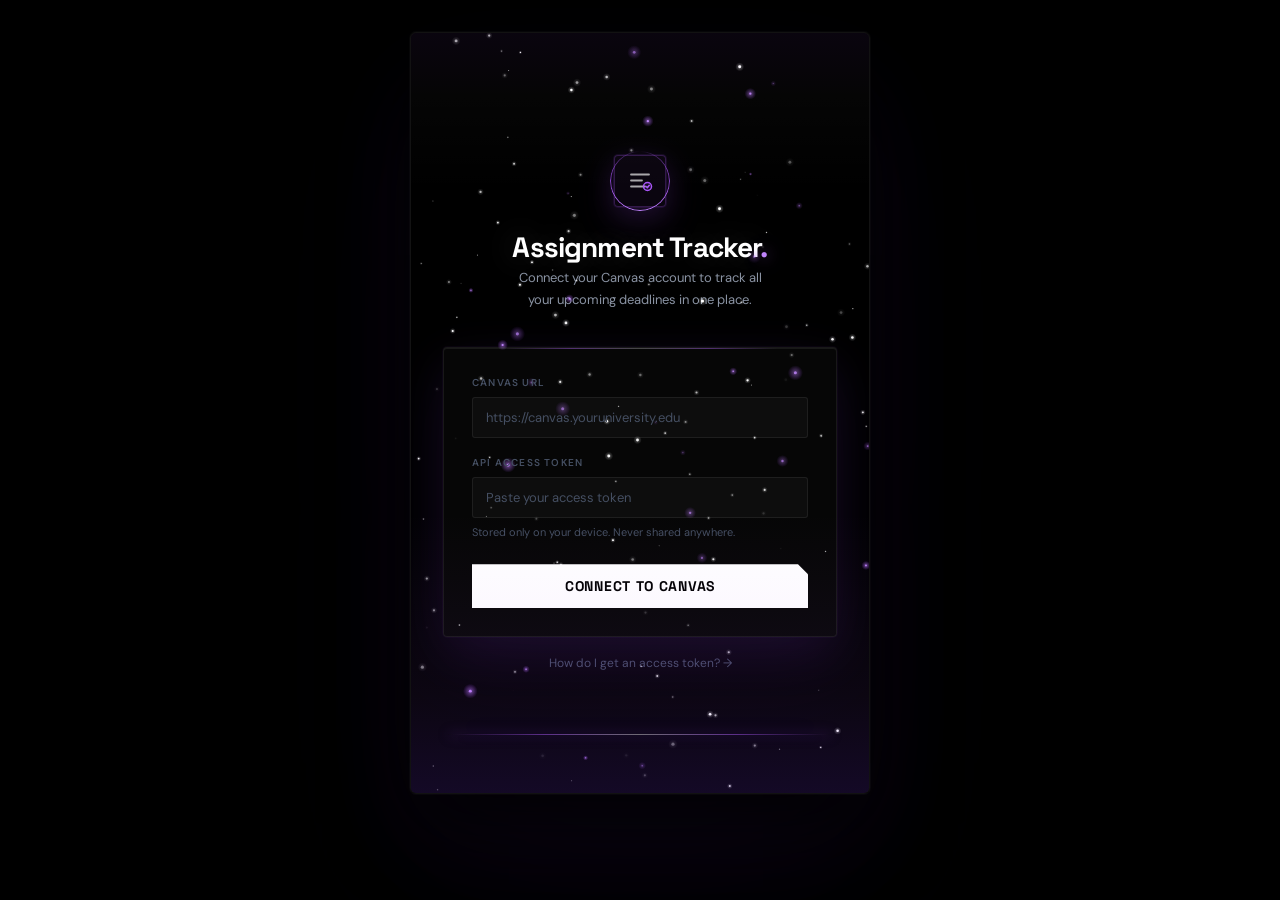
<file: index.html>
<!DOCTYPE html>
<html lang="en">
<head>
  <meta charset="UTF-8" />
  <meta name="viewport" content="width=device-width, initial-scale=1.0" />
  <title>Assignment Tracker</title>
  <link rel="preconnect" href="https://fonts.googleapis.com" />
  <link rel="preconnect" href="https://fonts.gstatic.com" crossorigin />
  <link href="https://fonts.googleapis.com/css2?family=DM+Sans:opsz,wght@9..40,300;9..40,400;9..40,500;9..40,600&family=Space+Grotesk:wght@400;500;600;700&display=swap" rel="stylesheet" />
  <link rel="stylesheet" href="style.css" />
</head>
<body>

  <div class="shell">

  <!-- ══════════════════════════════════
       SETUP SCREEN
       Shown on first visit (no token in localStorage)
  ══════════════════════════════════ -->
  <div id="setup-screen">
    <canvas id="star-canvas" aria-hidden="true"></canvas>
    <div class="glow-bottom" aria-hidden="true"></div>
    <div class="glow-top"    aria-hidden="true"></div>
    <div class="light-bar"   aria-hidden="true"></div>
    <div class="scan-line"   aria-hidden="true"></div>

    <div class="setup-inner">
      <div class="logo-wrap">
        <div class="logo-ring" aria-hidden="true"></div>
        <div class="logo-inner">
          <!-- Checklist icon with purple circle checkmark -->
          <svg viewBox="0 0 26 26" fill="none" aria-hidden="true">
            <path d="M4 6.5h18M4 12.5h11M4 18.5h14"
              stroke="rgba(255,255,255,0.65)" stroke-width="1.8" stroke-linecap="round"/>
            <circle cx="20.5" cy="18.5" r="4" stroke="#A855F7" stroke-width="1.5" fill="rgba(168,85,247,0.08)"/>
            <path d="M19.1 18.5l1.2 1.2 2-2.4" stroke="#A855F7" stroke-width="1.5" stroke-linecap="round" stroke-linejoin="round"/>
          </svg>
        </div>
      </div>

      <h1 class="setup-title">Assignment Tracker<span class="dot">.</span></h1>
      <p class="setup-sub">Connect your Canvas account to track all your upcoming deadlines in one place.</p>

      <form class="setup-card" id="setup-form">
        <div class="f-group">
          <label class="f-label" for="canvas-url">Canvas URL</label>
          <input
            class="f-input"
            id="canvas-url"
            type="url"
            placeholder="https://canvas.youruniversity.edu"
            autocomplete="url"
          />
        </div>
        <div class="f-group">
          <label class="f-label" for="canvas-token">API Access Token</label>
          <input
            class="f-input"
            id="canvas-token"
            type="password"
            placeholder="Paste your access token"
            autocomplete="off"
          />
          <p class="f-hint">Stored only on your device. Never shared anywhere.</p>
        </div>
        <button class="cta" id="connect-btn" type="submit">CONNECT TO CANVAS</button>
      </form>

      <a class="token-link" href="#" id="token-help-link">How do I get an access token? &rarr;</a>
    </div>
  </div><!-- end #setup-screen -->


  <!-- ══════════════════════════════════
       DASHBOARD SCREEN
       Main view shown after setup
  ══════════════════════════════════ -->
  <div id="dashboard-screen">
    <canvas id="dash-star-canvas" aria-hidden="true"></canvas>
    <div class="glow-bottom" aria-hidden="true"></div>
    <div class="glow-top"    aria-hidden="true"></div>
    <div class="light-bar"   aria-hidden="true"></div>
    <div class="scan-line"   aria-hidden="true"></div>

    <header class="dash-hdr">
      <div class="wordmark">Tracker<span class="dot">.</span></div>
      <div class="hdr-r">
        <button class="icon-btn" id="sync-btn" aria-label="Sync" type="button">
          <svg viewBox="0 0 24 24" fill="none" stroke="currentColor" stroke-linecap="round" stroke-linejoin="round" aria-hidden="true">
            <path d="M21 2v6h-6"/><path d="M3 12a9 9 0 0 1 15-6.7L21 8"/>
            <path d="M3 22v-6h6"/><path d="M21 12a9 9 0 0 1-15 6.7L3 16"/>
          </svg>
        </button>
        <button class="add-btn" id="add-btn" type="button" aria-label="Add assignment">
          <svg viewBox="0 0 24 24" fill="none" stroke="currentColor" stroke-linecap="round" aria-hidden="true"><path d="M12 5v14M5 12h14"/></svg>
          Add
        </button>
        <button class="icon-btn" id="settings-btn" aria-label="Settings" type="button">
          <svg viewBox="0 0 24 24" fill="none" stroke="currentColor" stroke-linecap="round" stroke-linejoin="round" aria-hidden="true">
            <circle cx="12" cy="12" r="3"/>
            <path d="M19.4 15a1.65 1.65 0 0 0 .33 1.82l.06.06a2 2 0 0 1-2.83 2.83l-.06-.06a1.65 1.65 0 0 0-1.82-.33 1.65 1.65 0 0 0-1 1.51V21a2 2 0 0 1-4 0v-.09A1.65 1.65 0 0 0 9 19.4a1.65 1.65 0 0 0-1.82.33l-.06.06a2 2 0 0 1-2.83-2.83l.06-.06A1.65 1.65 0 0 0 4.68 15a1.65 1.65 0 0 0-1.51-1H3a2 2 0 0 1 0-4h.09A1.65 1.65 0 0 0 4.6 9a1.65 1.65 0 0 0-.33-1.82l-.06-.06a2 2 0 0 1 2.83-2.83l.06.06A1.65 1.65 0 0 0 9 4.68a1.65 1.65 0 0 0 1-1.51V3a2 2 0 0 1 4 0v.09a1.65 1.65 0 0 0 1 1.51 1.65 1.65 0 0 0 1.82-.33l.06-.06a2 2 0 0 1 2.83 2.83l-.06.06A1.65 1.65 0 0 0 19.4 9a1.65 1.65 0 0 0 1.51 1H21a2 2 0 0 1 0 4h-.09a1.65 1.65 0 0 0-1.51 1z"/>
          </svg>
        </button>
      </div>
    </header>

    <!-- Tab bar -->
    <div class="tab-bar">
      <button class="tab-btn active" id="tab-upcoming" type="button">Upcoming</button>
      <button class="tab-btn" id="tab-completed" type="button">Completed</button>
    </div>

    <main id="dash-main">
      <!-- Upcoming view -->
      <div id="view-upcoming">
        <section id="overdue-section" aria-label="Overdue assignments">
          <div class="sec-header">
            <span class="sec-label od">OVERDUE</span>
            <span class="sec-badge od" id="overdue-count">0</span>
            <span class="sec-rule"></span>
          </div>
          <div class="cards" id="overdue-cards"></div>
        </section>

        <section id="upcoming-section" aria-label="Upcoming assignments">
          <div class="sec-header">
            <span class="sec-label up">UPCOMING</span>
            <span class="sec-badge up" id="upcoming-count">0</span>
            <span class="sec-rule"></span>
          </div>
          <div class="cards" id="upcoming-cards"></div>
        </section>
      </div>

      <!-- Completed view -->
      <div id="view-completed" style="display:none">
        <section aria-label="Completed assignments">
          <div class="sec-header">
            <span class="sec-label up">COMPLETED</span>
            <span class="sec-badge up" id="completed-count">0</span>
            <span class="sec-rule"></span>
          </div>
          <div class="cards" id="completed-cards"></div>
        </section>
      </div>
    </main>

    <footer class="dash-ftr">
      <span id="last-synced">Last synced: never</span>
      <button id="footer-sync-btn" type="button">
        <svg viewBox="0 0 24 24" fill="none" stroke="currentColor" stroke-linecap="round" stroke-linejoin="round" aria-hidden="true">
          <path d="M21 2v6h-6"/><path d="M3 12a9 9 0 0 1 15-6.7L21 8"/>
          <path d="M3 22v-6h6"/><path d="M21 12a9 9 0 0 1-15 6.7L3 16"/>
        </svg>
        SYNC NOW
      </button>
    </footer>
  </div><!-- end #dashboard-screen -->

  </div><!-- end .shell -->

  <!-- ══════════════════════════════════
       ADD ASSIGNMENT MODAL
  ══════════════════════════════════ -->
  <div id="add-modal" aria-modal="true" role="dialog" aria-labelledby="add-modal-title">
    <div class="modal-overlay"></div>
    <div class="modal-card">
      <div class="modal-hdr">
        <h2 class="modal-title" id="add-modal-title">Add Assignment</h2>
        <button class="modal-close-btn" id="modal-close" type="button" aria-label="Close">&times;</button>
      </div>
      <form id="add-form" novalidate>
        <div class="f-group">
          <label class="f-label" for="add-name">Assignment Name</label>
          <input
            class="f-input"
            id="add-name"
            type="text"
            placeholder="Assignment name"
            required
            autocomplete="off"
          />
        </div>
        <div class="f-group">
          <label class="f-label" for="add-course">Course Name</label>
          <input
            class="f-input"
            id="add-course"
            type="text"
            placeholder="Course name"
            autocomplete="off"
          />
        </div>
        <div class="f-group">
          <label class="f-label" for="add-due">Due Date &amp; Time</label>
          <input
            class="f-input"
            id="add-due"
            type="datetime-local"
            required
          />
        </div>
        <button class="cta" type="submit">ADD ASSIGNMENT</button>
      </form>
    </div>
  </div><!-- end #add-modal -->


  <!-- ══════════════════════════════════
       SETTINGS MODAL
  ══════════════════════════════════ -->
  <div id="settings-modal" aria-modal="true" role="dialog" aria-labelledby="settings-modal-title">
    <div class="modal-overlay"></div>
    <div class="modal-card">
      <div class="modal-hdr">
        <h2 class="modal-title" id="settings-modal-title">Settings</h2>
        <button class="modal-close-btn" id="settings-close" type="button" aria-label="Close">&times;</button>
      </div>
      <form id="settings-form" novalidate>
        <div class="f-group">
          <label class="f-label" for="settings-url">Canvas URL</label>
          <input
            class="f-input"
            id="settings-url"
            type="url"
            placeholder="https://canvas.youruniversity.edu"
            autocomplete="url"
          />
        </div>
        <div class="f-group">
          <label class="f-label" for="settings-token">API Access Token</label>
          <input
            class="f-input"
            id="settings-token"
            type="password"
            placeholder="Paste your access token"
            autocomplete="off"
          />
        </div>
        <button class="cta" id="settings-save" type="submit">Save Changes</button>
        <button class="cta cta-phone" id="settings-phone-link" type="button">Copy Phone Setup Link</button>
        <button class="cta cta-danger" id="settings-clear" type="button">Clear All Data</button>
      </form>
    </div>
  </div><!-- end #settings-modal -->


  <!-- Card template (built by JS):
  <div class="card ug-[red|orange|green]" data-id="..." data-url="...">
    <div class="strip [red|orange|green]"></div>
    <div class="card-body">
      <div class="card-name">Assignment name</div>
      <div class="card-course">Course — Section</div>
    </div>
    <div class="card-right">
      <span class="countdown">[timer]</span>
      <span class="src [canvas|custom]">[SVG icon]</span>
    </div>
  </div>
  -->

  <script src="app.js" defer></script>

  <script>
    // Register service worker
    if ('serviceWorker' in navigator) {
      window.addEventListener('load', function () {
        navigator.serviceWorker.register('./service-worker.js')
          .catch(function (err) {
            console.warn('Service worker registration failed:', err);
          });
      });
    }
  </script>
</body>
</html>
</file>
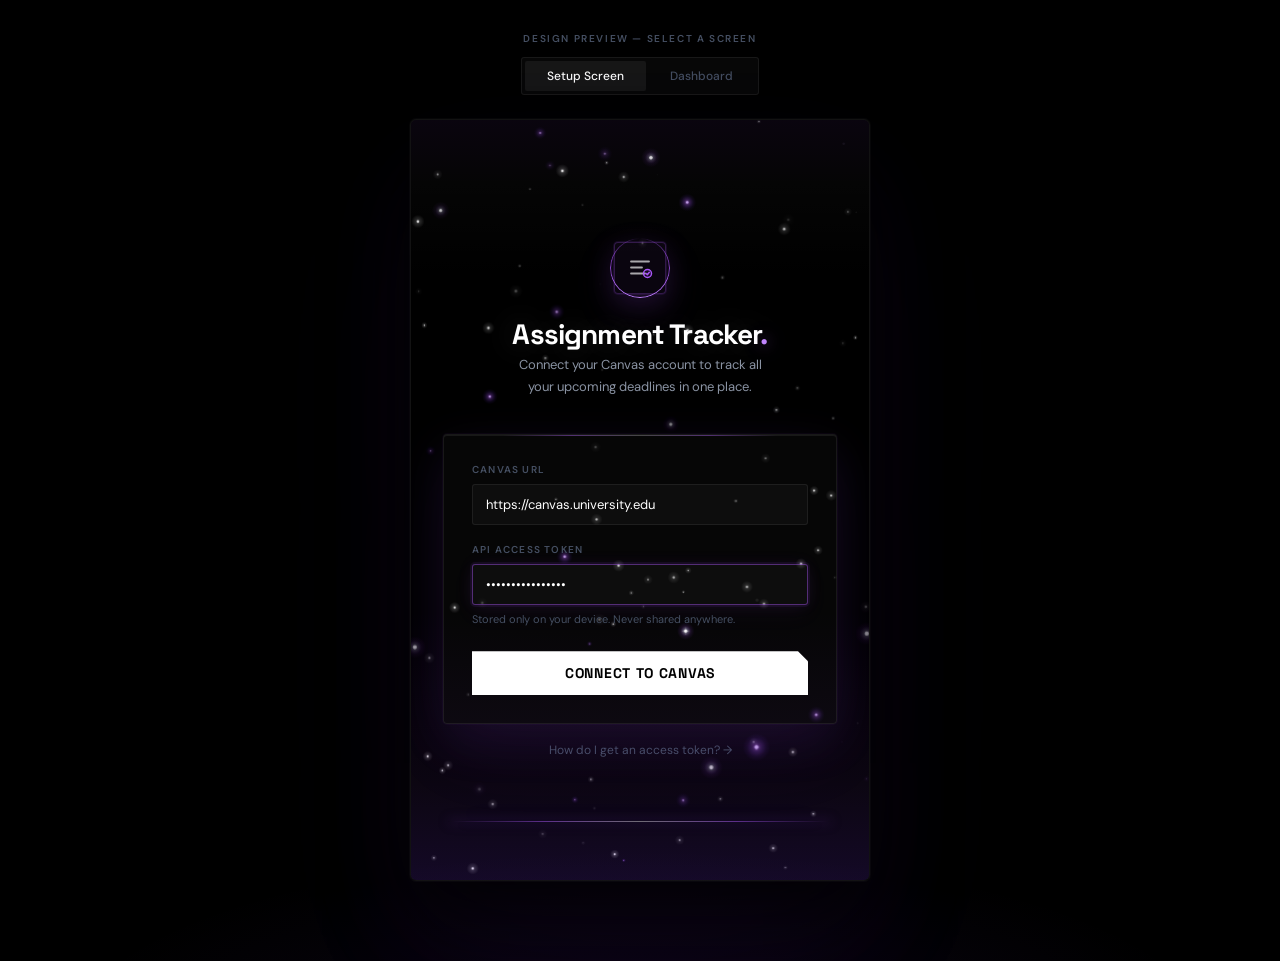
<file: preview.html>
<!DOCTYPE html>
<html lang="en">
<head>
  <meta charset="UTF-8" />
  <meta name="viewport" content="width=device-width, initial-scale=1.0" />
  <title>Assignment Tracker — Design Preview</title>
  <link rel="preconnect" href="https://fonts.googleapis.com" />
  <link rel="preconnect" href="https://fonts.gstatic.com" crossorigin />
  <link href="https://fonts.googleapis.com/css2?family=DM+Sans:opsz,wght@9..40,300;9..40,400;9..40,500;9..40,600&family=Space+Grotesk:wght@400;500;600;700&display=swap" rel="stylesheet" />
  <style>
    *, *::before, *::after { box-sizing: border-box; margin: 0; padding: 0; }

    :root {
      /* Purple accent — replaces gold */
      --p:        #A855F7;
      --p-bright: #C084FC;
      --p-deep:   #7C3AED;
      --p-glow:   rgba(168,85,247,0.70);
      --p-glow-s: rgba(168,85,247,0.35);
      --p-dim:    rgba(168,85,247,0.11);
      --p-border: rgba(168,85,247,0.38);

      /* B&W */
      --border:    rgba(255,255,255,0.07);
      --border-hi: rgba(255,255,255,0.16);
      --surface:   rgba(255,255,255,0.025);
      --text-1:    #FFFFFF;
      --text-2:    #8A93A3;
      --text-3:    #454F62;

      /* Urgency */
      --red:   #EF4444;
      --orange:#F97316;
      --green: #10B981;

      --fh: 'Space Grotesk', sans-serif;
      --fb: 'DM Sans', sans-serif;
    }

    body {
      background:
        radial-gradient(ellipse 65% 28% at 50% 108%, rgba(124,58,237,0.09) 0%, transparent 70%),
        #000;
      font-family: var(--fb);
      color: var(--text-1);
      min-height: 100vh;
      display: flex; flex-direction: column; align-items: center;
      padding: 32px 16px 80px;
    }

    /* ── Preview meta ── */
    .meta {
      width: 100%; max-width: 460px; margin-bottom: 24px;
      display: flex; flex-direction: column; align-items: center; gap: 12px;
    }
    .meta-lbl {
      font-size: 10px; font-weight: 600; letter-spacing: 0.16em;
      text-transform: uppercase; color: var(--text-3);
    }
    .meta-tabs {
      display: flex; gap: 2px;
      background: rgba(255,255,255,0.03);
      border: 1px solid var(--border); border-radius: 3px; padding: 3px;
    }
    .ptab {
      padding: 7px 22px; border: none; border-radius: 2px;
      background: transparent; font-family: var(--fb);
      font-size: 12px; font-weight: 500; color: var(--text-3);
      cursor: pointer; transition: color 150ms, background 150ms;
    }
    .ptab.active { background: rgba(255,255,255,0.06); color: var(--text-1); }
    .ptab:hover:not(.active) { color: var(--text-2); }

    /* ── App shell ── */
    .shell {
      width: 100%; max-width: 460px; min-height: 760px;
      background: transparent;
      border: 1px solid var(--border); border-radius: 6px;
      overflow: hidden; position: relative;
      box-shadow:
        0 0 0 1px rgba(255,255,255,0.025),
        0 30px 80px rgba(0,0,0,0.9),
        0 50px 120px rgba(124,58,237,0.08),
        0 80px 180px rgba(168,85,247,0.04);
    }

    #star-canvas {
      position: absolute; inset: 0;
      width: 100%; height: 100%;
      z-index: 0; pointer-events: none;
    }

    /* Purple underglow rises from bottom */
    .glow-bottom {
      position: absolute; bottom: 0; left: 0; right: 0; height: 280px;
      background: linear-gradient(to top,
        rgba(124,58,237,0.16) 0%,
        rgba(168,85,247,0.07) 35%,
        transparent 100%);
      z-index: 1; pointer-events: none;
    }
    /* White/purple glow falls from top */
    .glow-top {
      position: absolute; top: 0; left: 0; right: 0; height: 160px;
      background: linear-gradient(to bottom,
        rgba(168,85,247,0.06) 0%,
        rgba(255,255,255,0.02) 40%,
        transparent 100%);
      z-index: 1; pointer-events: none;
    }
    /* Purple light bar above footer */
    .light-bar {
      position: absolute; bottom: 58px; left: 8%; right: 8%; height: 1px;
      background: linear-gradient(90deg,
        transparent,
        rgba(168,85,247,0.5) 25%,
        rgba(255,255,255,0.4) 50%,
        rgba(168,85,247,0.5) 75%,
        transparent);
      box-shadow:
        0 0 12px rgba(168,85,247,0.5),
        0 -8px 32px rgba(168,85,247,0.15),
        0  4px 20px rgba(168,85,247,0.1);
      z-index: 1; pointer-events: none;
      animation: bar-breathe 4s ease-in-out infinite alternate;
    }
    @keyframes bar-breathe {
      from { opacity:0.55; } to { opacity:1; }
    }
    /* Scan line */
    .scan-line {
      position: absolute; left:0; right:0; height:2px;
      z-index:6; pointer-events:none;
      background: linear-gradient(90deg,
        transparent 0%, rgba(168,85,247,0.04) 20%,
        rgba(168,85,247,0.1) 50%,
        rgba(168,85,247,0.04) 80%, transparent 100%);
      animation: scan 14s ease-in-out infinite; opacity:0;
    }
    @keyframes scan {
      0%   { top:0%;   opacity:0; }
      3%   { opacity:1; }
      97%  { opacity:1; }
      100% { top:101%; opacity:0; }
    }

    .screen {
      display: none; flex-direction: column;
      min-height: 760px; position: relative; z-index: 2;
    }
    .screen.active { display: flex; }

    /* ══════════════════════════════════
       SETUP SCREEN
    ══════════════════════════════════ */
    #s-setup {
      align-items: center; justify-content: center;
      padding: 52px 32px;
    }

    .logo-wrap { position: relative; width:52px; height:52px; margin-bottom:22px; }
    .logo-ring {
      position: absolute; inset: -4px; border-radius: 50%;
      border: 1px solid transparent;
      background: conic-gradient(from 0deg,
        transparent 0%, rgba(168,85,247,0.8) 25%,
        #C084FC 50%, rgba(168,85,247,0.8) 75%,
        transparent 100%) border-box;
      -webkit-mask: linear-gradient(#fff 0 0) padding-box, linear-gradient(#fff 0 0);
      -webkit-mask-composite: destination-out; mask-composite: exclude;
      animation: ring-spin 5s linear infinite;
    }
    @keyframes ring-spin { to { transform:rotate(360deg); } }
    .logo-inner {
      width:52px; height:52px;
      background: rgba(168,85,247,0.06);
      border: 1px solid rgba(168,85,247,0.25);
      border-radius: 4px;
      display: flex; align-items: center; justify-content: center;
      box-shadow:
        0 0 0 1px rgba(168,85,247,0.1),
        0 8px 30px rgba(168,85,247,0.18),
        0 16px 50px rgba(168,85,247,0.08);
    }
    .logo-inner svg { width:26px; height:26px; }

    /* Title — white with purple glow */
    .setup-title {
      font-family: var(--fh); font-size: 28px; font-weight: 700;
      letter-spacing: -0.03em; color: var(--text-1); text-align: center;
      margin-bottom: 2px;
      text-shadow:
        0 0 30px rgba(255,255,255,0.18),
        0 0 60px rgba(168,85,247,0.12);
    }
    .setup-title .dot {
      color: var(--p-bright);
      text-shadow:
        0 0 14px var(--p-glow),
        0 0 30px var(--p-glow-s),
        0 0 60px rgba(168,85,247,0.2);
      animation: dot-pulse 3s ease-in-out infinite;
    }
    @keyframes dot-pulse {
      0%,100% { text-shadow: 0 0 14px var(--p-glow), 0 0 30px var(--p-glow-s); }
      50%     { text-shadow: 0 0 22px var(--p-glow), 0 0 50px rgba(168,85,247,0.5), 0 0 80px rgba(168,85,247,0.2); }
    }

    .setup-sub {
      font-size: 13px; color: var(--text-2); text-align: center;
      line-height: 1.7; margin-bottom: 36px; max-width: 270px;
      text-shadow: 0 0 20px rgba(255,255,255,0.04);
    }

    .setup-card {
      width: 100%;
      background: rgba(255,255,255,0.025);
      border: 1px solid var(--border);
      border-radius: 4px; padding: 28px;
      position: relative;
      box-shadow:
        inset 0 1px 0 rgba(255,255,255,0.07),
        0 0 0 1px rgba(168,85,247,0.04),
        0 16px 50px rgba(168,85,247,0.1),
        0 30px 80px rgba(124,58,237,0.06);
    }
    .setup-card::before {
      content: '';
      position: absolute; top:0; left:15%; right:15%; height:1px;
      background: linear-gradient(90deg, transparent, rgba(168,85,247,0.4), rgba(255,255,255,0.2), rgba(168,85,247,0.4), transparent);
    }

    .f-group { margin-bottom: 18px; }
    .f-label {
      display: block; font-size: 10px; font-weight: 600;
      letter-spacing: 0.12em; text-transform: uppercase;
      color: var(--text-3); margin-bottom: 8px;
    }
    .f-input {
      width: 100%;
      background: rgba(255,255,255,0.03);
      border: 1px solid var(--border); border-radius: 3px;
      padding: 11px 13px; font-family: var(--fb); font-size: 13px; color: var(--text-1);
      outline: none; transition: border-color 200ms, box-shadow 200ms;
    }
    .f-input.focused {
      border-color: rgba(168,85,247,0.45);
      box-shadow:
        0 0 0 2px rgba(168,85,247,0.08),
        0 0 16px rgba(168,85,247,0.08),
        0 8px 24px rgba(168,85,247,0.05);
    }
    .f-input::placeholder { color: var(--text-3); }
    .f-hint { font-size:11px; color:var(--text-3); margin-top:6px; line-height:1.5; }

    /* CTA — white with purple shimmer */
    .cta {
      position: relative; width: 100%; padding: 13px; margin-top: 6px;
      border: none; border-radius: 0;
      clip-path: polygon(0 0, calc(100% - 10px) 0, 100% 10px, 100% 100%, 0 100%);
      background: var(--text-1);
      font-family: var(--fh); font-size: 14px; font-weight: 700;
      color: #000; letter-spacing: 0.05em;
      cursor: pointer; overflow: hidden; transition: box-shadow 200ms;
    }
    .cta:hover {
      box-shadow:
        0 0 30px rgba(255,255,255,0.2),
        0 12px 40px rgba(168,85,247,0.2),
        0 20px 60px rgba(124,58,237,0.1);
    }
    .cta::after {
      content: ''; position: absolute; top:0; left:-130%;
      width:50%; height:100%;
      background: linear-gradient(90deg, transparent, rgba(168,85,247,0.55), transparent);
      transform: skewX(-15deg);
      animation: cta-shine 3s ease-in-out 0.6s infinite;
    }
    @keyframes cta-shine {
      0%  { left:-130%; } 55% { left:160%; } 100% { left:160%; }
    }

    .token-link {
      display:block; text-align:center; margin-top:18px;
      font-size:12px; color:var(--text-3); text-decoration:none;
      transition: color 180ms;
    }
    .token-link:hover { color:var(--text-2); }

    /* ══════════════════════════════════
       DASHBOARD
    ══════════════════════════════════ */
    #s-dash { flex-direction: column; }

    .hdr {
      position: sticky; top:0; z-index:10;
      padding: 14px 18px;
      display: flex; align-items:center; justify-content:space-between;
      background: rgba(0,0,0,0.72);
      backdrop-filter: blur(22px); -webkit-backdrop-filter: blur(22px);
      border-bottom: 1px solid var(--border);
      box-shadow:
        inset 0 1px 0 rgba(255,255,255,0.05),
        0 4px 30px rgba(168,85,247,0.07),
        0 8px 50px rgba(124,58,237,0.04);
    }

    .wordmark {
      font-family: var(--fh); font-size:18px; font-weight:700;
      letter-spacing:-0.02em; color:var(--text-1);
      display:flex; align-items:baseline;
      text-shadow: 0 0 25px rgba(255,255,255,0.12), 0 0 50px rgba(168,85,247,0.06);
    }
    .wordmark .dot {
      color: var(--p-bright); font-size:21px;
      text-shadow: 0 0 14px var(--p-glow), 0 0 30px var(--p-glow-s);
      animation: dot-pulse 3s ease-in-out infinite;
    }

    .hdr-r { display:flex; align-items:center; gap:2px; }

    .icon-btn {
      width:34px; height:34px; display:flex; align-items:center; justify-content:center;
      background:transparent; border:none; border-radius:2px;
      color:var(--text-3); cursor:pointer;
      transition: color 150ms, background 150ms;
    }
    .icon-btn:hover {
      color:var(--text-1); background:rgba(255,255,255,0.05);
      box-shadow: 0 0 16px rgba(168,85,247,0.08);
    }
    .icon-btn svg { width:16px; height:16px; stroke-width:1.7; }

    .add-btn {
      display:flex; align-items:center; gap:5px;
      padding:6px 12px;
      background: rgba(168,85,247,0.08);
      border: 1px solid rgba(168,85,247,0.28); border-radius:2px;
      font-family:var(--fb); font-size:12px; font-weight:600;
      color:var(--p-bright); cursor:pointer;
      transition: all 180ms;
      text-shadow: 0 0 12px rgba(192,132,252,0.5);
    }
    .add-btn:hover {
      background: rgba(168,85,247,0.14);
      border-color: rgba(168,85,247,0.5);
      box-shadow: 0 0 20px rgba(168,85,247,0.15), 0 8px 28px rgba(168,85,247,0.08);
    }
    .add-btn svg { width:12px; height:12px; stroke-width:2.5; }

    /* Body */
    .body {
      flex:1; overflow-y:auto; padding-bottom:64px;
      scrollbar-width:thin; scrollbar-color: rgba(168,85,247,0.15) transparent;
    }

    /* Sections */
    .sec { display:flex; align-items:center; gap:10px; padding:20px 18px 9px; }
    .sec-lbl {
      font-family:var(--fh); font-size:10px; font-weight:600;
      letter-spacing:0.14em; text-transform:uppercase;
    }
    .sec-lbl.od {
      color: rgba(239,68,68,0.75);
      text-shadow: 0 0 10px rgba(239,68,68,0.3);
    }
    .sec-lbl.up {
      color: rgba(168,85,247,0.75);
      text-shadow: 0 0 10px rgba(168,85,247,0.35);
    }
    .sec-badge {
      font-family:var(--fh); font-size:10px; font-weight:700;
      padding:1px 6px; border-radius:2px; letter-spacing:0.03em;
    }
    .sec-badge.od {
      background:rgba(239,68,68,0.1); color:var(--red);
      border:1px solid rgba(239,68,68,0.2);
    }
    .sec-badge.up {
      background: var(--p-dim); color: var(--p-bright);
      border:1px solid rgba(168,85,247,0.22);
      text-shadow: 0 0 10px var(--p-glow-s);
    }
    .sec-rule { flex:1; height:1px; background:var(--border); }

    /* Cards */
    .cards { padding:0 10px; display:flex; flex-direction:column; gap:3px; }

    .card {
      display:flex; align-items:stretch;
      background: var(--surface);
      border:1px solid var(--border); border-radius:3px;
      overflow:hidden; cursor:pointer;
      transition: border-color 200ms, background 200ms, box-shadow 200ms, transform 150ms;
      animation: card-in 360ms ease-out both;
    }

    /* Urgency-matched underglows */
    .card             { box-shadow: 0 4px 18px rgba(168,85,247,0.05); }
    .card.ug-red      { box-shadow: 0 4px 18px rgba(239,68,68,0.10); }
    .card.ug-orange   { box-shadow: 0 4px 18px rgba(249,115,22,0.08); }
    .card.ug-green    { box-shadow: 0 4px 16px rgba(16,185,129,0.07); }

    .card:hover {
      border-color: var(--border-hi);
      background: rgba(255,255,255,0.042);
      transform: translateY(-1px);
    }
    .card:not(.ug-red):not(.ug-orange):not(.ug-green):not(.overdue):hover {
      box-shadow: 0 8px 32px rgba(168,85,247,0.16), 0 16px 50px rgba(168,85,247,0.06), 0 0 0 1px rgba(168,85,247,0.1);
      border-color: rgba(168,85,247,0.25);
    }
    .card.ug-red:hover    { box-shadow: 0 8px 32px rgba(239,68,68,0.22),   0 0 0 1px rgba(239,68,68,0.1); }
    .card.ug-orange:hover { box-shadow: 0 8px 28px rgba(249,115,22,0.18),  0 0 0 1px rgba(249,115,22,0.08); }
    .card.ug-green:hover  { box-shadow: 0 8px 28px rgba(16,185,129,0.15),  0 0 0 1px rgba(16,185,129,0.08); }

    .card.overdue { opacity:0.42; }
    .card.overdue:hover { opacity:0.62; transform:none; }

    @keyframes card-in {
      from { opacity:0; transform:translateY(7px); }
      to   { opacity:1; transform:translateY(0); }
    }
    .card:nth-child(1){animation-delay:40ms}
    .card:nth-child(2){animation-delay:80ms}
    .card:nth-child(3){animation-delay:120ms}
    .card:nth-child(4){animation-delay:160ms}
    .card:nth-child(5){animation-delay:200ms}
    .card:nth-child(6){animation-delay:240ms}

    /* Urgency strips */
    .strip { width:3px; align-self:stretch; flex-shrink:0; border-radius:1px 0 0 1px; }
    .strip.red    { background:var(--red);    box-shadow:3px 0 16px rgba(239,68,68,0.75);  animation:red-pulse 2s ease-in-out infinite; }
    .strip.orange { background:var(--orange); box-shadow:3px 0 12px rgba(249,115,22,0.65); }
    .strip.green  { background:var(--green);  box-shadow:3px 0 12px rgba(16,185,129,0.6);  }
    .strip.grey   { background:rgba(255,255,255,0.08); }
    @keyframes red-pulse {
      0%,100% { box-shadow:3px 0 12px rgba(239,68,68,0.55); }
      50%     { box-shadow:3px 0 24px rgba(239,68,68,1), 0 0 10px rgba(239,68,68,0.4); }
    }

    .card-body { flex:1; padding:12px 10px 12px 14px; min-width:0; }
    .card-name {
      font-size:13px; font-weight:500; color:var(--text-1);
      white-space:nowrap; overflow:hidden; text-overflow:ellipsis;
      line-height:1.3; letter-spacing:0.005em;
      /* Subtle white text glow */
      text-shadow: 0 0 20px rgba(255,255,255,0.08);
    }
    .card-course {
      font-size:10.5px; color:var(--text-3);
      margin-top:3px; white-space:nowrap; overflow:hidden; text-overflow:ellipsis;
      text-transform:uppercase; letter-spacing:0.06em;
    }
    .card.overdue .card-name { text-decoration:line-through; color:var(--text-3); text-shadow:none; }

    .card-right {
      display:flex; flex-direction:column; align-items:flex-end; justify-content:center;
      gap:5px; padding:11px 14px 11px 8px; flex-shrink:0;
    }

    /* Countdown — purple neon glow */
    .countdown {
      font-family:var(--fh); font-size:13px; font-weight:600;
      color:var(--p-bright);
      text-shadow:
        0 0 12px var(--p-glow),
        0 0 24px var(--p-glow-s),
        0 0 40px rgba(168,85,247,0.2);
      white-space:nowrap; letter-spacing:0.02em;
      transition: text-shadow 80ms;
    }
    .countdown.urgent {
      color:#FF6B6B;
      text-shadow: 0 0 12px rgba(255,107,107,0.85), 0 0 25px rgba(239,68,68,0.45);
    }
    .countdown.od { color:var(--text-3); text-shadow:none; font-weight:400; }
    /* Tick flash brightens glow */
    .countdown.tick {
      text-shadow:
        0 0 18px var(--p-glow),
        0 0 40px rgba(168,85,247,0.6),
        0 0 70px rgba(168,85,247,0.25);
    }
    .countdown.urgent.tick {
      text-shadow: 0 0 20px rgba(255,107,107,1), 0 0 45px rgba(239,68,68,0.65);
    }

    .src { color:rgba(255,255,255,0.15); }
    .src.canvas { color:rgba(168,85,247,0.35); }
    .src svg { width:13px; height:13px; display:block; stroke-width:1.7; }

    /* Footer */
    .ftr {
      position:sticky; bottom:0; z-index:10;
      padding:11px 18px;
      display:flex; align-items:center; justify-content:space-between;
      background:rgba(0,0,0,0.82);
      backdrop-filter:blur(20px); -webkit-backdrop-filter:blur(20px);
      border-top:1px solid var(--border);
      box-shadow: 0 -4px 30px rgba(168,85,247,0.07), inset 0 1px 0 rgba(255,255,255,0.04);
    }
    .ftr-info {
      display:flex; align-items:center; gap:8px;
      font-size:11px; color:var(--text-3); letter-spacing:0.02em;
    }
    .pdot {
      width:5px; height:5px; border-radius:50%;
      background:var(--green);
      box-shadow:0 0 8px rgba(16,185,129,0.9);
      animation:pdot 2.5s ease-in-out infinite;
    }
    @keyframes pdot {
      0%,100%{opacity:1;box-shadow:0 0 7px rgba(16,185,129,0.9);}
      50%{opacity:0.4;box-shadow:0 0 3px rgba(16,185,129,0.3);}
    }
    .ftr-btn {
      display:flex; align-items:center; gap:5px;
      padding:5px 11px; background:transparent;
      border:1px solid var(--border); border-radius:2px;
      font-family:var(--fb); font-size:11px; font-weight:500;
      color:var(--text-3); cursor:pointer; letter-spacing:0.04em;
      transition: all 180ms;
    }
    .ftr-btn:hover {
      border-color:var(--border-hi); color:var(--text-1);
      background:rgba(255,255,255,0.04);
      box-shadow:0 4px 18px rgba(168,85,247,0.08);
    }
    .ftr-btn svg { width:12px; height:12px; stroke-width:2; }

    @media (prefers-reduced-motion: reduce) {
      *, *::before, *::after { animation:none !important; transition:none !important; }
    }
    @media (max-width:500px) {
      body { padding:0 0 48px; }
      .shell { border-radius:0; border-left:none; border-right:none; min-height:100svh; }
      .meta { padding:16px 16px 0; }
    }
  </style>
</head>
<body>

<div class="meta">
  <span class="meta-lbl">Design Preview — Select a screen</span>
  <div class="meta-tabs">
    <button class="ptab active" onclick="show('setup',this)">Setup Screen</button>
    <button class="ptab" onclick="show('dash',this)">Dashboard</button>
  </div>
</div>

<div class="shell" id="shell">
  <canvas id="star-canvas"></canvas>
  <div class="glow-bottom" aria-hidden="true"></div>
  <div class="glow-top"    aria-hidden="true"></div>
  <div class="light-bar"   aria-hidden="true"></div>
  <div class="scan-line"   aria-hidden="true"></div>

  <!-- SETUP -->
  <div id="s-setup" class="screen active">
    <div class="logo-wrap">
      <div class="logo-ring" aria-hidden="true"></div>
      <div class="logo-inner">
        <svg viewBox="0 0 26 26" fill="none">
          <path d="M4 6.5h18M4 12.5h11M4 18.5h14"
            stroke="rgba(255,255,255,0.65)" stroke-width="1.8" stroke-linecap="round"/>
          <circle cx="20.5" cy="18.5" r="4" stroke="#A855F7" stroke-width="1.5" fill="rgba(168,85,247,0.08)"/>
          <path d="M19.1 18.5l1.2 1.2 2-2.4" stroke="#A855F7" stroke-width="1.5" stroke-linecap="round" stroke-linejoin="round"/>
        </svg>
      </div>
    </div>

    <h1 class="setup-title">Assignment Tracker<span class="dot">.</span></h1>
    <p class="setup-sub">Connect your Canvas account to track all your upcoming deadlines in one place.</p>

    <div class="setup-card">
      <div class="f-group">
        <label class="f-label">Canvas URL</label>
        <input class="f-input" type="url" value="https://canvas.university.edu" readonly />
      </div>
      <div class="f-group">
        <label class="f-label">API Access Token</label>
        <input class="f-input focused" type="password" value="7883~xQk8mNpR..." readonly />
        <p class="f-hint">Stored only on your device. Never shared anywhere.</p>
      </div>
      <button class="cta">CONNECT TO CANVAS</button>
    </div>
    <a class="token-link" href="#">How do I get an access token? &rarr;</a>
  </div>

  <!-- DASHBOARD -->
  <div id="s-dash" class="screen">
    <header class="hdr">
      <div class="wordmark">Tracker<span class="dot">.</span></div>
      <div class="hdr-r">
        <button class="icon-btn" aria-label="Sync">
          <svg viewBox="0 0 24 24" fill="none" stroke="currentColor" stroke-linecap="round" stroke-linejoin="round">
            <path d="M21 2v6h-6"/><path d="M3 12a9 9 0 0 1 15-6.7L21 8"/>
            <path d="M3 22v-6h6"/><path d="M21 12a9 9 0 0 1-15 6.7L3 16"/>
          </svg>
        </button>
        <button class="add-btn">
          <svg viewBox="0 0 24 24" fill="none" stroke="currentColor" stroke-linecap="round"><path d="M12 5v14M5 12h14"/></svg>
          Add
        </button>
        <button class="icon-btn" aria-label="Settings">
          <svg viewBox="0 0 24 24" fill="none" stroke="currentColor" stroke-linecap="round" stroke-linejoin="round">
            <circle cx="12" cy="12" r="3"/>
            <path d="M19.4 15a1.65 1.65 0 0 0 .33 1.82l.06.06a2 2 0 0 1-2.83 2.83l-.06-.06a1.65 1.65 0 0 0-1.82-.33 1.65 1.65 0 0 0-1 1.51V21a2 2 0 0 1-4 0v-.09A1.65 1.65 0 0 0 9 19.4a1.65 1.65 0 0 0-1.82.33l-.06.06a2 2 0 0 1-2.83-2.83l.06-.06A1.65 1.65 0 0 0 4.68 15a1.65 1.65 0 0 0-1.51-1H3a2 2 0 0 1 0-4h.09A1.65 1.65 0 0 0 4.6 9a1.65 1.65 0 0 0-.33-1.82l-.06-.06a2 2 0 0 1 2.83-2.83l.06.06A1.65 1.65 0 0 0 9 4.68a1.65 1.65 0 0 0 1-1.51V3a2 2 0 0 1 4 0v.09a1.65 1.65 0 0 0 1 1.51 1.65 1.65 0 0 0 1.82-.33l.06-.06a2 2 0 0 1 2.83 2.83l-.06.06A1.65 1.65 0 0 0 19.4 9a1.65 1.65 0 0 0 1.51 1H21a2 2 0 0 1 0 4h-.09a1.65 1.65 0 0 0-1.51 1z"/>
          </svg>
        </button>
      </div>
    </header>

    <main class="body">
      <div class="sec">
        <span class="sec-lbl od">Overdue</span>
        <span class="sec-badge od">2</span>
        <span class="sec-rule"></span>
      </div>
      <div class="cards">
        <div class="card overdue">
          <div class="strip grey"></div>
          <div class="card-body">
            <div class="card-name">Lab Report #3</div>
            <div class="card-course">BIO 201 — Cellular Biology</div>
          </div>
          <div class="card-right">
            <span class="countdown od">2d ago</span>
            <span class="src canvas"><svg viewBox="0 0 24 24" fill="none" stroke="currentColor" stroke-linecap="round" stroke-linejoin="round"><path d="M10 13a5 5 0 0 0 7.54.54l3-3a5 5 0 0 0-7.07-7.07l-1.72 1.71"/><path d="M14 11a5 5 0 0 0-7.54-.54l-3 3a5 5 0 0 0 7.07 7.07l1.71-1.71"/></svg></span>
          </div>
        </div>
        <div class="card overdue">
          <div class="strip grey"></div>
          <div class="card-body">
            <div class="card-name">Weekly Reflection Journal</div>
            <div class="card-course">PSYC 110 — Intro to Psychology</div>
          </div>
          <div class="card-right">
            <span class="countdown od">5d ago</span>
            <span class="src canvas"><svg viewBox="0 0 24 24" fill="none" stroke="currentColor" stroke-linecap="round" stroke-linejoin="round"><path d="M10 13a5 5 0 0 0 7.54.54l3-3a5 5 0 0 0-7.07-7.07l-1.72 1.71"/><path d="M14 11a5 5 0 0 0-7.54-.54l-3 3a5 5 0 0 0 7.07 7.07l1.71-1.71"/></svg></span>
          </div>
        </div>
      </div>

      <div class="sec">
        <span class="sec-lbl up">Upcoming</span>
        <span class="sec-badge up">6</span>
        <span class="sec-rule"></span>
      </div>
      <div class="cards">
        <div class="card ug-red">
          <div class="strip red"></div>
          <div class="card-body">
            <div class="card-name">Midterm Essay — Romanticism</div>
            <div class="card-course">ENG 310 — British Literature</div>
          </div>
          <div class="card-right">
            <span class="countdown urgent" id="cd0">1d 4h</span>
            <span class="src canvas"><svg viewBox="0 0 24 24" fill="none" stroke="currentColor" stroke-linecap="round" stroke-linejoin="round"><path d="M10 13a5 5 0 0 0 7.54.54l3-3a5 5 0 0 0-7.07-7.07l-1.72 1.71"/><path d="M14 11a5 5 0 0 0-7.54-.54l-3 3a5 5 0 0 0 7.07 7.07l1.71-1.71"/></svg></span>
          </div>
        </div>
        <div class="card ug-red">
          <div class="strip red"></div>
          <div class="card-body">
            <div class="card-name">Problem Set 7</div>
            <div class="card-course">MATH 240 — Linear Algebra</div>
          </div>
          <div class="card-right">
            <span class="countdown urgent" id="cd1">2d 11h</span>
            <span class="src canvas"><svg viewBox="0 0 24 24" fill="none" stroke="currentColor" stroke-linecap="round" stroke-linejoin="round"><path d="M10 13a5 5 0 0 0 7.54.54l3-3a5 5 0 0 0-7.07-7.07l-1.72 1.71"/><path d="M14 11a5 5 0 0 0-7.54-.54l-3 3a5 5 0 0 0 7.07 7.07l1.71-1.71"/></svg></span>
          </div>
        </div>
        <div class="card ug-orange">
          <div class="strip orange"></div>
          <div class="card-body">
            <div class="card-name">Group Presentation Slides</div>
            <div class="card-course">MGMT 105 — Business Communication</div>
          </div>
          <div class="card-right">
            <span class="countdown" id="cd2">4d 8h</span>
            <span class="src canvas"><svg viewBox="0 0 24 24" fill="none" stroke="currentColor" stroke-linecap="round" stroke-linejoin="round"><path d="M10 13a5 5 0 0 0 7.54.54l3-3a5 5 0 0 0-7.07-7.07l-1.72 1.71"/><path d="M14 11a5 5 0 0 0-7.54-.54l-3 3a5 5 0 0 0 7.07 7.07l1.71-1.71"/></svg></span>
          </div>
        </div>
        <div class="card ug-orange">
          <div class="strip orange"></div>
          <div class="card-body">
            <div class="card-name">Study for Calc Quiz</div>
            <div class="card-course">MATH 240 — Linear Algebra</div>
          </div>
          <div class="card-right">
            <span class="countdown" id="cd3">5d 2h</span>
            <span class="src"><svg viewBox="0 0 24 24" fill="none" stroke="currentColor" stroke-linecap="round" stroke-linejoin="round"><path d="M11 4H4a2 2 0 0 0-2 2v14a2 2 0 0 0 2 2h14a2 2 0 0 0 2-2v-7"/><path d="M18.5 2.5a2.121 2.121 0 0 1 3 3L12 15l-4 1 1-4 9.5-9.5z"/></svg></span>
          </div>
        </div>
        <div class="card ug-green">
          <div class="strip green"></div>
          <div class="card-body">
            <div class="card-name">Final Project Proposal</div>
            <div class="card-course">CS 101 — Intro to Computer Science</div>
          </div>
          <div class="card-right">
            <span class="countdown" id="cd4">12d 6h</span>
            <span class="src canvas"><svg viewBox="0 0 24 24" fill="none" stroke="currentColor" stroke-linecap="round" stroke-linejoin="round"><path d="M10 13a5 5 0 0 0 7.54.54l3-3a5 5 0 0 0-7.07-7.07l-1.72 1.71"/><path d="M14 11a5 5 0 0 0-7.54-.54l-3 3a5 5 0 0 0 7.07 7.07l1.71-1.71"/></svg></span>
          </div>
        </div>
        <div class="card ug-green">
          <div class="strip green"></div>
          <div class="card-body">
            <div class="card-name">Research Paper Outline</div>
            <div class="card-course">ENG 310 — British Literature</div>
          </div>
          <div class="card-right">
            <span class="countdown" id="cd5">14d 3h</span>
            <span class="src canvas"><svg viewBox="0 0 24 24" fill="none" stroke="currentColor" stroke-linecap="round" stroke-linejoin="round"><path d="M10 13a5 5 0 0 0 7.54.54l3-3a5 5 0 0 0-7.07-7.07l-1.72 1.71"/><path d="M14 11a5 5 0 0 0-7.54-.54l-3 3a5 5 0 0 0 7.07 7.07l1.71-1.71"/></svg></span>
          </div>
        </div>
      </div>
    </main>

    <footer class="ftr">
      <div class="ftr-info">
        <div class="pdot" aria-hidden="true"></div>
        Last synced 3 min ago
      </div>
      <button class="ftr-btn">
        <svg viewBox="0 0 24 24" fill="none" stroke="currentColor" stroke-linecap="round" stroke-linejoin="round">
          <path d="M21 2v6h-6"/><path d="M3 12a9 9 0 0 1 15-6.7L21 8"/>
          <path d="M3 22v-6h6"/><path d="M21 12a9 9 0 0 1-15 6.7L3 16"/>
        </svg>
        SYNC NOW
      </button>
    </footer>
  </div>
</div><!-- end shell -->

<script>
/* ── Screen toggle ── */
function show(id, btn) {
  document.querySelectorAll('.screen').forEach(s => s.classList.remove('active'));
  document.querySelectorAll('.ptab').forEach(t => t.classList.remove('active'));
  document.getElementById('s-' + id).classList.add('active');
  btn.classList.add('active');
}

/* ═══════════════════════════════════════
   STARFIELD — glowing, drifting, shooting
═══════════════════════════════════════ */
(function () {
  const shell  = document.getElementById('shell');
  const canvas = document.getElementById('star-canvas');
  const ctx    = canvas.getContext('2d');

  canvas.width  = shell.offsetWidth;
  canvas.height = shell.offsetHeight;
  const W = canvas.width, H = canvas.height;

  /* ── Regular stars ── */
  const stars = Array.from({ length: 160 }, () => {
    const isPurple = Math.random() < 0.22;
    const isBright = Math.random() < 0.08; // occasional bright star
    return {
      x:     Math.random() * W,
      y:     Math.random() * H,
      r:     isBright ? 1.4 + Math.random() * 0.8 : 0.3 + Math.random() * 1.0,
      phase: Math.random() * Math.PI * 2,
      speed: 0.25 + Math.random() * 0.9,
      base:  isBright ? 0.4 + Math.random() * 0.3 : 0.1 + Math.random() * 0.3,
      amp:   isBright ? 0.4 + Math.random() * 0.4 : 0.25 + Math.random() * 0.45,
      /* Slow drift */
      vx:    (Math.random() - 0.5) * 0.045,
      vy:    (Math.random() - 0.5) * 0.045,
      /* Colour */
      purple: isPurple,
      bright: isBright,
    };
  });

  /* ── Shooting stars ── */
  const shots = [];

  function scheduleShot() {
    const delay = 3500 + Math.random() * 8000;
    setTimeout(() => {
      shots.push({
        x: Math.random() * W * 0.65,
        y: Math.random() * H * 0.5,
        tx: 0, ty: 0,
        vx: 2.6 + Math.random() * 3.2,
        vy: 1.0 + Math.random() * 1.8,
        maxLen: 65 + Math.random() * 65,
        done: false,
        init: false,
      });
      scheduleShot();
    }, delay);
  }
  scheduleShot();

  /* ── Draw loop ── */
  function draw(ts) {
    const t = ts / 1000;
    ctx.clearRect(0, 0, W, H);

    /* Stars */
    stars.forEach(s => {
      /* Drift + wrap */
      s.x += s.vx;
      s.y += s.vy;
      if (s.x < -3) s.x = W + 3;
      if (s.x > W + 3) s.x = -3;
      if (s.y < -3) s.y = H + 3;
      if (s.y > H + 3) s.y = -3;

      const alpha = Math.max(0, s.base + s.amp * Math.sin(t * s.speed + s.phase));

      /* Radial glow halo — key visual upgrade */
      const haloR = s.r * (s.purple ? 7 : 5.5);
      if (alpha > 0.08) {
        const grad = ctx.createRadialGradient(s.x, s.y, 0, s.x, s.y, haloR);
        if (s.purple) {
          grad.addColorStop(0,   `rgba(192,132,252,${alpha * 0.75})`);
          grad.addColorStop(0.3, `rgba(168,85,247,${alpha * 0.35})`);
          grad.addColorStop(0.7, `rgba(124,58,237,${alpha * 0.1})`);
          grad.addColorStop(1,    'rgba(124,58,237,0)');
        } else if (s.bright) {
          grad.addColorStop(0,   `rgba(255,255,255,${alpha * 0.9})`);
          grad.addColorStop(0.25,`rgba(220,210,255,${alpha * 0.4})`);
          grad.addColorStop(0.6, `rgba(168,85,247,${alpha * 0.12})`);
          grad.addColorStop(1,    'rgba(168,85,247,0)');
        } else {
          grad.addColorStop(0,   `rgba(255,255,255,${alpha * 0.7})`);
          grad.addColorStop(0.35,`rgba(255,255,255,${alpha * 0.2})`);
          grad.addColorStop(1,    'rgba(255,255,255,0)');
        }
        ctx.beginPath();
        ctx.arc(s.x, s.y, haloR, 0, Math.PI * 2);
        ctx.fillStyle = grad;
        ctx.fill();
      }

      /* Star core */
      ctx.beginPath();
      ctx.arc(s.x, s.y, s.r, 0, Math.PI * 2);
      if (s.purple) {
        ctx.fillStyle = `rgba(216,180,254,${alpha})`;
      } else {
        ctx.fillStyle = `rgba(255,255,255,${alpha})`;
      }
      ctx.fill();

      /* Cross-sparkle on bright stars */
      if (s.bright && alpha > 0.4) {
        const len = s.r * 3.5 * (alpha - 0.3);
        ctx.strokeStyle = `rgba(255,255,255,${alpha * 0.5})`;
        ctx.lineWidth = 0.5;
        ctx.beginPath();
        ctx.moveTo(s.x - len, s.y); ctx.lineTo(s.x + len, s.y);
        ctx.moveTo(s.x, s.y - len); ctx.lineTo(s.x, s.y + len);
        ctx.stroke();
      }
    });

    /* Shooting stars */
    for (let i = shots.length - 1; i >= 0; i--) {
      const s = shots[i];
      if (s.done) { shots.splice(i, 1); continue; }
      if (!s.init) { s.tx = s.x; s.ty = s.y; s.init = true; }

      s.x += s.vx; s.y += s.vy;

      const dx = s.x - s.tx, dy = s.y - s.ty;
      if (Math.sqrt(dx * dx + dy * dy) > s.maxLen) {
        s.tx += s.vx; s.ty += s.vy;
      }
      if (s.x > W + 20 || s.y > H + 20) { s.done = true; continue; }

      /* Gradient trail — slight purple tint at tail */
      const grad = ctx.createLinearGradient(s.tx, s.ty, s.x, s.y);
      grad.addColorStop(0,   'rgba(168,85,247,0)');
      grad.addColorStop(0.4, 'rgba(200,150,255,0.12)');
      grad.addColorStop(0.8, 'rgba(255,255,255,0.55)');
      grad.addColorStop(1,   'rgba(255,255,255,0.9)');
      ctx.beginPath();
      ctx.moveTo(s.tx, s.ty);
      ctx.lineTo(s.x, s.y);
      ctx.strokeStyle = grad;
      ctx.lineWidth = 1.4;
      ctx.stroke();

      /* Bright head */
      const headGrad = ctx.createRadialGradient(s.x, s.y, 0, s.x, s.y, 4);
      headGrad.addColorStop(0, 'rgba(255,255,255,1)');
      headGrad.addColorStop(0.4, 'rgba(200,160,255,0.6)');
      headGrad.addColorStop(1,   'rgba(168,85,247,0)');
      ctx.beginPath();
      ctx.arc(s.x, s.y, 4, 0, Math.PI * 2);
      ctx.fillStyle = headGrad;
      ctx.fill();
    }

    requestAnimationFrame(draw);
  }
  requestAnimationFrame(draw);
})();

/* ── Countdowns ── */
const slots = [
  {d:1,h:4,m:22,s:11},{d:2,h:11,m:5,s:44},{d:4,h:8,m:33,s:2},
  {d:5,h:2,m:17,s:58},{d:12,h:6,m:49,s:30},{d:14,h:3,m:8,s:22},
].map((t,i) => ({ ...t, el: document.getElementById('cd'+i) }));

function fmt(t) {
  if (t.d>0) return t.d+'d '+t.h+'h';
  if (t.h>0) return t.h+'h '+String(t.m).padStart(2,'0')+'m';
  return String(t.m).padStart(2,'0')+'m '+String(t.s).padStart(2,'0')+'s';
}

setInterval(() => {
  slots.forEach(t => {
    t.s--;
    if (t.s<0){t.s=59;t.m--;}
    if (t.m<0){t.m=59;t.h--;}
    if (t.h<0){t.h=23;t.d--;}
    if (!t.el) return;
    t.el.textContent = fmt(t);
    t.el.classList.add('tick');
    setTimeout(() => t.el && t.el.classList.remove('tick'), 120);
  });
}, 1000);
</script>
</body>
</html>
</file>
<file: style.css>
/* ================================================================
   Assignment Tracker — Night Sky (OLED Dark + Purple)
   style.css
   ================================================================ */

/* ── Reset ── */
*, *::before, *::after {
  box-sizing: border-box;
  margin: 0;
  padding: 0;
}

/* ── Design tokens ── */
:root {
  --p:        #A855F7;
  --p-bright: #C084FC;
  --p-deep:   #7C3AED;
  --p-glow:   rgba(168,85,247,0.70);
  --p-glow-s: rgba(168,85,247,0.35);
  --p-dim:    rgba(168,85,247,0.11);
  --red-urgent: #FF6B6B;

  --border:    rgba(255,255,255,0.07);
  --border-hi: rgba(255,255,255,0.16);
  --surface:   rgba(255,255,255,0.025);
  --text-1:    #FFFFFF;
  --text-2:    #8A93A3;
  --text-3:    #454F62;

  --red:   #EF4444;
  --orange:#F97316;
  --green: #10B981;

  --fh: 'Space Grotesk', sans-serif;
  --fb: 'DM Sans', sans-serif;
}

/* ── Base ── */
body {
  background: #000;
  font-family: var(--fb);
  color: var(--text-1);
  min-height: 100vh;
  display: flex;
  flex-direction: column;
  align-items: center;
  padding: 32px 16px 80px;
}

/* ================================================================
   APP SHELL
   ================================================================ */
.shell {
  width: 100%;
  max-width: 460px;
  min-height: 760px;
  background: transparent;
  border: 1px solid var(--border);
  border-radius: 6px;
  overflow: hidden;
  position: relative;
  box-shadow:
    0 0 0 1px rgba(255,255,255,0.025),
    0 30px 80px rgba(0,0,0,0.9),
    0 50px 120px rgba(124,58,237,0.08),
    0 80px 180px rgba(168,85,247,0.04);
}

/* Star canvas backgrounds */
#star-canvas,
#dash-star-canvas {
  position: absolute;
  inset: 0;
  width: 100%;
  height: 100%;
  z-index: 0;
  pointer-events: none;
}

/* Purple underglow rises from bottom */
.glow-bottom {
  position: absolute;
  bottom: 0; left: 0; right: 0;
  height: 280px;
  background: linear-gradient(to top,
    rgba(124,58,237,0.16) 0%,
    rgba(168,85,247,0.07) 35%,
    transparent 100%);
  z-index: 1;
  pointer-events: none;
}

/* White/purple glow falls from top */
.glow-top {
  position: absolute;
  top: 0; left: 0; right: 0;
  height: 160px;
  background: linear-gradient(to bottom,
    rgba(168,85,247,0.06) 0%,
    rgba(255,255,255,0.02) 40%,
    transparent 100%);
  z-index: 1;
  pointer-events: none;
}

/* Light bar above footer */
.light-bar {
  position: absolute;
  bottom: 58px;
  left: 8%; right: 8%;
  height: 1px;
  background: linear-gradient(90deg,
    transparent,
    rgba(168,85,247,0.5) 25%,
    rgba(255,255,255,0.4) 50%,
    rgba(168,85,247,0.5) 75%,
    transparent);
  box-shadow:
    0 0 12px rgba(168,85,247,0.5),
    0 -8px 32px rgba(168,85,247,0.15),
    0  4px 20px rgba(168,85,247,0.1);
  z-index: 1;
  pointer-events: none;
  animation: bar-breathe 4s ease-in-out infinite alternate;
}

@keyframes bar-breathe {
  from { opacity: 0.55; }
  to   { opacity: 1; }
}

/* Scan line sweeps top → bottom */
.scan-line {
  position: absolute;
  left: 0; right: 0;
  height: 2px;
  z-index: 6;
  pointer-events: none;
  background: linear-gradient(90deg,
    transparent 0%,
    rgba(168,85,247,0.04) 20%,
    rgba(168,85,247,0.10) 50%,
    rgba(168,85,247,0.04) 80%,
    transparent 100%);
  animation: scan 14s ease-in-out infinite;
  opacity: 0;
}

@keyframes scan {
  0%   { top: 0%;   opacity: 0; }
  3%   { opacity: 1; }
  97%  { opacity: 1; }
  100% { top: 101%; opacity: 0; }
}

/* ================================================================
   SCREENS  (setup / dashboard — toggled by JS)
   ================================================================ */
#setup-screen,
#dashboard-screen {
  display: none;
  flex-direction: column;
  position: relative;
  z-index: 2;
}

#setup-screen.active,
#dashboard-screen.active {
  display: flex;
}

/* ================================================================
   SETUP SCREEN
   ================================================================ */
#setup-screen {
  align-items: center;
  justify-content: center;
  padding: 52px 32px;
  min-height: 760px;
}

/* Inner wrapper */
.setup-inner {
  display: flex;
  flex-direction: column;
  align-items: center;
  width: 100%;
}

/* Logo */
.logo-wrap {
  position: relative;
  width: 52px; height: 52px;
  margin-bottom: 22px;
}

.logo-ring {
  position: absolute;
  inset: -4px;
  border-radius: 50%;
  border: 1px solid transparent;
  background: conic-gradient(from 0deg,
    transparent 0%,
    rgba(168,85,247,0.8) 25%,
    #C084FC 50%,
    rgba(168,85,247,0.8) 75%,
    transparent 100%) border-box;
  -webkit-mask:
    linear-gradient(#fff 0 0) padding-box,
    linear-gradient(#fff 0 0);
  -webkit-mask-composite: destination-out;
  mask-composite: exclude;
  animation: ring-spin 5s linear infinite;
}

@keyframes ring-spin {
  to { transform: rotate(360deg); }
}

.logo-inner {
  width: 52px; height: 52px;
  background: rgba(168,85,247,0.06);
  border: 1px solid rgba(168,85,247,0.25);
  border-radius: 4px;
  display: flex;
  align-items: center;
  justify-content: center;
  box-shadow:
    0 0 0 1px rgba(168,85,247,0.1),
    0 8px 30px rgba(168,85,247,0.18),
    0 16px 50px rgba(168,85,247,0.08);
}

.logo-inner svg {
  width: 26px; height: 26px;
}

/* Setup title */
.setup-title {
  font-family: var(--fh);
  font-size: 28px;
  font-weight: 700;
  letter-spacing: -0.03em;
  color: var(--text-1);
  text-align: center;
  margin-bottom: 2px;
  text-shadow:
    0 0 30px rgba(255,255,255,0.18),
    0 0 60px rgba(168,85,247,0.12);
}

.setup-title .dot {
  color: var(--p-bright);
  text-shadow:
    0 0 14px var(--p-glow),
    0 0 30px var(--p-glow-s),
    0 0 60px rgba(168,85,247,0.2);
  animation: dot-pulse 3s ease-in-out infinite;
}

@keyframes dot-pulse {
  0%, 100% {
    text-shadow:
      0 0 14px var(--p-glow),
      0 0 30px var(--p-glow-s);
  }
  50% {
    text-shadow:
      0 0 22px var(--p-glow),
      0 0 50px rgba(168,85,247,0.5),
      0 0 80px rgba(168,85,247,0.2);
  }
}

.setup-sub {
  font-size: 13px;
  color: var(--text-2);
  text-align: center;
  line-height: 1.7;
  margin-bottom: 36px;
  max-width: 270px;
  text-shadow: 0 0 20px rgba(255,255,255,0.04);
}

/* Setup form card */
.setup-card {
  width: 100%;
  background: rgba(255,255,255,0.025);
  border: 1px solid var(--border);
  border-radius: 4px;
  padding: 28px;
  position: relative;
  box-shadow:
    inset 0 1px 0 rgba(255,255,255,0.07),
    0 0 0 1px rgba(168,85,247,0.04),
    0 16px 50px rgba(168,85,247,0.10),
    0 30px 80px rgba(124,58,237,0.06);
}

.setup-card::before {
  content: '';
  position: absolute;
  top: 0; left: 15%; right: 15%;
  height: 1px;
  background: linear-gradient(90deg,
    transparent,
    rgba(168,85,247,0.4),
    rgba(255,255,255,0.2),
    rgba(168,85,247,0.4),
    transparent);
}

/* ── Form shared ── */
.f-group {
  margin-bottom: 18px;
}

.f-label {
  display: block;
  font-size: 10px;
  font-weight: 600;
  letter-spacing: 0.12em;
  text-transform: uppercase;
  color: var(--text-3);
  margin-bottom: 8px;
}

.f-input {
  width: 100%;
  background: rgba(255,255,255,0.03);
  border: 1px solid var(--border);
  border-radius: 3px;
  padding: 11px 13px;
  font-family: var(--fb);
  font-size: 13px;
  color: var(--text-1);
  outline: none;
  transition: border-color 200ms, box-shadow 200ms;
}

.f-input::placeholder {
  color: var(--text-3);
}

.f-input:focus,
.f-input.focused {
  border-color: rgba(168,85,247,0.45);
  box-shadow:
    0 0 0 2px rgba(168,85,247,0.08),
    0 0 16px rgba(168,85,247,0.08),
    0 8px 24px rgba(168,85,247,0.05);
}

/* datetime-local input color fix for dark bg */
.f-input[type="datetime-local"]::-webkit-calendar-picker-indicator {
  filter: invert(1) opacity(0.3);
  cursor: pointer;
}

.f-hint {
  font-size: 11px;
  color: var(--text-3);
  margin-top: 6px;
  line-height: 1.5;
}

/* CTA button — white with clip-path corner + purple shimmer */
.cta {
  position: relative;
  width: 100%;
  padding: 13px;
  margin-top: 6px;
  border: none;
  border-radius: 0;
  clip-path: polygon(0 0, calc(100% - 10px) 0, 100% 10px, 100% 100%, 0 100%);
  background: var(--text-1);
  font-family: var(--fh);
  font-size: 14px;
  font-weight: 700;
  color: #000;
  letter-spacing: 0.05em;
  cursor: pointer;
  overflow: hidden;
  transition: box-shadow 200ms;
}

.cta:hover {
  box-shadow:
    0 0 30px rgba(255,255,255,0.2),
    0 12px 40px rgba(168,85,247,0.2),
    0 20px 60px rgba(124,58,237,0.1);
}

.cta::after {
  content: '';
  position: absolute;
  top: 0; left: -130%;
  width: 50%; height: 100%;
  background: linear-gradient(90deg,
    transparent,
    rgba(168,85,247,0.55),
    transparent);
  transform: skewX(-15deg);
  animation: cta-shine 3s ease-in-out 0.6s infinite;
}

@keyframes cta-shine {
  0%   { left: -130%; }
  55%  { left: 160%; }
  100% { left: 160%; }
}

/* Phone link variant */
.cta.cta-phone {
  background: transparent;
  color: var(--p);
  border: 1px solid var(--p);
  box-shadow: none;
  margin-top: 8px;
}

.cta.cta-phone:hover {
  background: var(--p-dim);
  box-shadow: 0 0 20px var(--p-glow-s);
}

/* Danger variant */
.cta.cta-danger {
  background: var(--red);
  color: #fff;
  margin-top: 8px;
}

.cta.cta-danger:hover {
  box-shadow:
    0 0 30px rgba(239,68,68,0.3),
    0 12px 40px rgba(239,68,68,0.2);
}

/* Token help link */
.token-link {
  display: block;
  text-align: center;
  margin-top: 18px;
  font-size: 12px;
  color: var(--text-3);
  text-decoration: none;
  transition: color 180ms;
}

.token-link:hover {
  color: var(--text-2);
}

/* ================================================================
   DASHBOARD SCREEN
   ================================================================ */
#dashboard-screen {
  flex-direction: column;
  min-height: 760px;
}

/* ── Header ── */
.dash-hdr {
  position: sticky;
  top: 0;
  z-index: 10;
  padding: 14px 18px;
  display: flex;
  align-items: center;
  justify-content: space-between;
  background: rgba(0,0,0,0.72);
  backdrop-filter: blur(22px);
  -webkit-backdrop-filter: blur(22px);
  border-bottom: 1px solid var(--border);
  box-shadow:
    inset 0 1px 0 rgba(255,255,255,0.05),
    0 4px 30px rgba(168,85,247,0.07),
    0 8px 50px rgba(124,58,237,0.04);
}

.wordmark {
  font-family: var(--fh);
  font-size: 18px;
  font-weight: 700;
  letter-spacing: -0.02em;
  color: var(--text-1);
  display: flex;
  align-items: baseline;
  text-shadow:
    0 0 25px rgba(255,255,255,0.12),
    0 0 50px rgba(168,85,247,0.06);
}

.wordmark .dot {
  color: var(--p-bright);
  font-size: 21px;
  text-shadow:
    0 0 14px var(--p-glow),
    0 0 30px var(--p-glow-s);
  animation: dot-pulse 3s ease-in-out infinite;
}

.hdr-r {
  display: flex;
  align-items: center;
  gap: 2px;
}

/* Icon button (sync, settings) */
.icon-btn {
  width: 34px; height: 34px;
  display: flex;
  align-items: center;
  justify-content: center;
  background: transparent;
  border: none;
  border-radius: 2px;
  color: var(--text-3);
  cursor: pointer;
  transition: color 150ms, background 150ms;
}

.icon-btn:hover {
  color: var(--text-1);
  background: rgba(255,255,255,0.05);
  box-shadow: 0 0 16px rgba(168,85,247,0.08);
}

.icon-btn svg {
  width: 16px; height: 16px;
  stroke-width: 1.7;
}

/* Add button */
.add-btn {
  display: flex;
  align-items: center;
  gap: 5px;
  padding: 6px 12px;
  background: rgba(168,85,247,0.08);
  border: 1px solid rgba(168,85,247,0.28);
  border-radius: 2px;
  font-family: var(--fb);
  font-size: 12px;
  font-weight: 600;
  color: var(--p-bright);
  cursor: pointer;
  transition: background 180ms ease, border-color 180ms ease, box-shadow 180ms ease, color 180ms ease;
  text-shadow: 0 0 12px rgba(192,132,252,0.5);
}

.add-btn:hover {
  background: rgba(168,85,247,0.14);
  border-color: rgba(168,85,247,0.5);
  box-shadow:
    0 0 20px rgba(168,85,247,0.15),
    0 8px 28px rgba(168,85,247,0.08);
}

.add-btn svg {
  width: 12px; height: 12px;
  stroke-width: 2.5;
}

/* ── Main scrollable area ── */
#dash-main {
  flex: 1;
  overflow-y: auto;
  padding-bottom: 64px;
  scrollbar-width: thin;
  scrollbar-color: rgba(168,85,247,0.15) transparent;
}

/* ── Section headers ── */
.sec-header {
  display: flex;
  align-items: center;
  gap: 10px;
  padding: 20px 18px 9px;
}

.sec-label {
  font-family: var(--fh);
  font-size: 10px;
  font-weight: 600;
  letter-spacing: 0.14em;
  text-transform: uppercase;
}

.sec-label.od {
  color: rgba(239,68,68,0.75);
  text-shadow: 0 0 10px rgba(239,68,68,0.3);
}

.sec-label.up {
  color: rgba(168,85,247,0.75);
  text-shadow: 0 0 10px rgba(168,85,247,0.35);
}

.sec-badge {
  font-family: var(--fh);
  font-size: 10px;
  font-weight: 700;
  padding: 1px 6px;
  border-radius: 2px;
  letter-spacing: 0.03em;
}

.sec-badge.od {
  background: rgba(239,68,68,0.10);
  color: var(--red);
  border: 1px solid rgba(239,68,68,0.2);
}

.sec-badge.up {
  background: var(--p-dim);
  color: var(--p-bright);
  border: 1px solid rgba(168,85,247,0.22);
  text-shadow: 0 0 10px var(--p-glow-s);
}

.sec-rule {
  flex: 1;
  height: 1px;
  background: var(--border);
}

/* ── Cards ── */
.cards {
  padding: 0 10px;
  display: flex;
  flex-direction: column;
  gap: 3px;
}

.card {
  display: flex;
  align-items: center;
  background: var(--surface);
  border: 1px solid var(--border);
  border-radius: 3px;
  overflow: hidden;
  cursor: default;
  transition: border-color 200ms, background 200ms, box-shadow 200ms, transform 150ms;
  animation: card-in 360ms ease-out both;
  box-shadow: 0 4px 18px rgba(168,85,247,0.05);
}

/* Urgency underglows */
.card.ug-red    { box-shadow: 0 4px 18px rgba(239,68,68,0.10); }
.card.ug-orange { box-shadow: 0 4px 18px rgba(249,115,22,0.08); }
.card.ug-green  { box-shadow: 0 4px 16px rgba(16,185,129,0.07); }

/* Card hover — default (purple) */
.card:hover {
  border-color: var(--border-hi);
  background: rgba(255,255,255,0.042);
  transform: translateY(-1px);
}

.card:not(.ug-red):not(.ug-orange):not(.ug-green):not(.overdue):hover {
  box-shadow:
    0 8px 32px rgba(168,85,247,0.16),
    0 16px 50px rgba(168,85,247,0.06),
    0 0 0 1px rgba(168,85,247,0.1);
  border-color: rgba(168,85,247,0.25);
}

/* Urgency hover glows */
.card.ug-red:hover    { box-shadow: 0 8px 32px rgba(239,68,68,0.22),   0 0 0 1px rgba(239,68,68,0.1); }
.card.ug-orange:hover { box-shadow: 0 8px 28px rgba(249,115,22,0.18),  0 0 0 1px rgba(249,115,22,0.08); }
.card.ug-green:hover  { box-shadow: 0 8px 28px rgba(16,185,129,0.15),  0 0 0 1px rgba(16,185,129,0.08); }

/* Overdue cards */
.card.overdue         { opacity: 0.42; }
.card.overdue:hover   { opacity: 0.62; transform: none; }

/* Card entrance animation */
@keyframes card-in {
  from { opacity: 0; transform: translateY(7px); }
  to   { opacity: 1; transform: translateY(0); }
}

.card:nth-child(1)  { animation-delay: 40ms; }
.card:nth-child(2)  { animation-delay: 80ms; }
.card:nth-child(3)  { animation-delay: 120ms; }
.card:nth-child(4)  { animation-delay: 160ms; }
.card:nth-child(5)  { animation-delay: 200ms; }
.card:nth-child(6)  { animation-delay: 240ms; }
.card:nth-child(7)  { animation-delay: 280ms; }
.card:nth-child(8)  { animation-delay: 320ms; }
.card:nth-child(9)  { animation-delay: 360ms; }
.card:nth-child(10) { animation-delay: 400ms; }
.card:nth-child(11) { animation-delay: 440ms; }
.card:nth-child(12) { animation-delay: 480ms; }

/* ── Urgency strips ── */
.strip {
  width: 3px;
  align-self: stretch;
  flex-shrink: 0;
  border-radius: 1px 0 0 1px;
  min-height: 48px;
}

.strip.red {
  background: var(--red);
  box-shadow: 3px 0 16px rgba(239,68,68,0.75);
  animation: red-pulse 2s ease-in-out infinite;
}

.strip.orange {
  background: var(--orange);
  box-shadow: 3px 0 12px rgba(249,115,22,0.65);
}

.strip.green {
  background: var(--green);
  box-shadow: 3px 0 12px rgba(16,185,129,0.6);
}

.strip.grey {
  background: rgba(255,255,255,0.08);
}

@keyframes red-pulse {
  0%, 100% { box-shadow: 3px 0 12px rgba(239,68,68,0.55); }
  50%       { box-shadow: 3px 0 24px rgba(239,68,68,1), 0 0 10px rgba(239,68,68,0.4); }
}

/* ── Card body ── */
.card-body {
  flex: 1;
  padding: 12px 10px 12px 14px;
  min-width: 0;
  cursor: pointer;
}

.card-name {
  font-size: 13px;
  font-weight: 500;
  color: var(--text-1);
  white-space: nowrap;
  overflow: hidden;
  text-overflow: ellipsis;
  line-height: 1.3;
  letter-spacing: 0.005em;
  text-shadow: 0 0 20px rgba(255,255,255,0.08);
}

.card-course {
  font-size: 10.5px;
  color: var(--text-3);
  margin-top: 3px;
  white-space: nowrap;
  overflow: hidden;
  text-overflow: ellipsis;
  text-transform: uppercase;
  letter-spacing: 0.06em;
}

.card.overdue .card-name {
  text-decoration: line-through;
  color: var(--text-3);
  text-shadow: none;
}

/* ── Card right (countdown + source) ── */
.card-right {
  display: flex;
  flex-direction: column;
  align-items: flex-end;
  justify-content: center;
  gap: 5px;
  padding: 11px 14px 11px 8px;
  flex-shrink: 0;
}

/* Countdown — purple neon glow */
.countdown {
  font-family: var(--fh);
  font-size: 13px;
  font-weight: 600;
  color: var(--p-bright);
  text-shadow:
    0 0 12px var(--p-glow),
    0 0 24px var(--p-glow-s),
    0 0 40px rgba(168,85,247,0.2);
  white-space: nowrap;
  letter-spacing: 0.02em;
  transition: text-shadow 80ms;
}

.countdown.urgent {
  color: var(--red-urgent);
  text-shadow:
    0 0 12px rgba(255,107,107,0.85),
    0 0 25px rgba(239,68,68,0.45);
}

.countdown.od {
  color: var(--text-3);
  text-shadow: none;
  font-weight: 400;
}

/* Tick flash — brightens glow */
.countdown.tick {
  text-shadow:
    0 0 18px var(--p-glow),
    0 0 40px rgba(168,85,247,0.6),
    0 0 70px rgba(168,85,247,0.25);
}

.countdown.urgent.tick {
  text-shadow:
    0 0 20px rgba(255,107,107,1),
    0 0 45px rgba(239,68,68,0.65);
}

/* Done / complete button */
.done-btn {
  flex-shrink: 0;
  width: 28px;
  height: 28px;
  border-radius: 50%;
  border: 1.5px solid rgba(255,255,255,0.12);
  background: transparent;
  color: rgba(255,255,255,0.25);
  cursor: pointer;
  display: flex;
  align-items: center;
  justify-content: center;
  transition: border-color 180ms, color 180ms, background 180ms;
  margin-right: 10px;
}

.done-btn svg {
  width: 13px;
  height: 13px;
}

.done-btn:hover {
  border-color: #10B981;
  color: #10B981;
  background: rgba(16,185,129,0.1);
}

/* Source icon */
.src {
  color: rgba(255,255,255,0.15);
}

.src.canvas {
  color: rgba(168,85,247,0.35);
}

.src svg {
  width: 13px; height: 13px;
  display: block;
  stroke-width: 1.7;
}

/* ── Tab bar ── */
.tab-bar {
  display: flex;
  border-bottom: 1px solid var(--border);
  background: rgba(0,0,0,0.6);
  position: sticky;
  top: 52px;
  z-index: 9;
}

.tab-btn {
  flex: 1;
  padding: 10px 0;
  background: transparent;
  border: none;
  color: var(--text-3);
  font-family: var(--fb);
  font-size: 12px;
  font-weight: 500;
  letter-spacing: 0.06em;
  text-transform: uppercase;
  cursor: pointer;
  border-bottom: 2px solid transparent;
  transition: color 180ms, border-color 180ms;
}

.tab-btn.active {
  color: var(--p);
  border-bottom-color: var(--p);
  text-shadow: 0 0 12px var(--p-glow-s);
}

.tab-btn:hover:not(.active) {
  color: var(--text-2);
}

/* Restore (undo) button — same shape as done-btn, different hover color */
.restore-btn:hover {
  border-color: var(--p);
  color: var(--p);
  background: var(--p-dim);
}

/* ── Dashboard footer ── */
.dash-ftr {
  position: sticky;
  bottom: 0;
  z-index: 10;
  padding: 11px 18px;
  display: flex;
  align-items: center;
  justify-content: space-between;
  background: rgba(0,0,0,0.82);
  backdrop-filter: blur(20px);
  -webkit-backdrop-filter: blur(20px);
  border-top: 1px solid var(--border);
  box-shadow:
    0 -4px 30px rgba(168,85,247,0.07),
    inset 0 1px 0 rgba(255,255,255,0.04);
}

/* Last-synced text */
#last-synced {
  display: flex;
  align-items: center;
  gap: 8px;
  font-size: 11px;
  color: var(--text-3);
  letter-spacing: 0.02em;
}

/* Status dot */
.pdot {
  width: 5px; height: 5px;
  border-radius: 50%;
  background: var(--green);
  box-shadow: 0 0 8px rgba(16,185,129,0.9);
  animation: pdot 2.5s ease-in-out infinite;
}

@keyframes pdot {
  0%, 100% { opacity: 1;   box-shadow: 0 0 7px rgba(16,185,129,0.9); }
  50%       { opacity: 0.4; box-shadow: 0 0 3px rgba(16,185,129,0.3); }
}

/* Footer sync button */
#footer-sync-btn,
.ftr-btn {
  display: flex;
  align-items: center;
  gap: 5px;
  padding: 5px 11px;
  background: transparent;
  border: 1px solid var(--border);
  border-radius: 2px;
  font-family: var(--fb);
  font-size: 11px;
  font-weight: 500;
  color: var(--text-3);
  cursor: pointer;
  letter-spacing: 0.04em;
  transition: background 180ms ease, border-color 180ms ease, box-shadow 180ms ease, color 180ms ease;
}

#footer-sync-btn:hover,
.ftr-btn:hover {
  border-color: var(--border-hi);
  color: var(--text-1);
  background: rgba(255,255,255,0.04);
  box-shadow: 0 4px 18px rgba(168,85,247,0.08);
}

#footer-sync-btn svg,
.ftr-btn svg {
  width: 12px; height: 12px;
  stroke-width: 2;
}

/* ================================================================
   MODALS
   ================================================================ */
#add-modal,
#settings-modal {
  display: none;
  position: fixed;
  inset: 0;
  z-index: 100;
  align-items: center;
  justify-content: center;
}

#add-modal.active,
#settings-modal.active {
  display: flex;
}

.modal-overlay {
  position: absolute;
  inset: 0;
  background: rgba(0,0,0,0.7);
  backdrop-filter: blur(6px);
  -webkit-backdrop-filter: blur(6px);
}

.modal-card {
  position: relative;
  z-index: 1;
  background: #0A0A0A;
  border: 1px solid var(--border);
  border-radius: 4px;
  padding: 28px;
  width: calc(100% - 48px);
  max-width: 400px;
  box-shadow:
    0 0 0 1px rgba(168,85,247,0.06),
    0 20px 60px rgba(0,0,0,0.8),
    0 30px 80px rgba(124,58,237,0.12),
    0 50px 120px rgba(168,85,247,0.06);
}

.modal-card::before {
  content: '';
  position: absolute;
  top: 0; left: 15%; right: 15%;
  height: 1px;
  background: linear-gradient(90deg,
    transparent,
    rgba(168,85,247,0.4),
    rgba(255,255,255,0.2),
    rgba(168,85,247,0.4),
    transparent);
}

/* Modal header row */
.modal-hdr {
  display: flex;
  align-items: center;
  justify-content: space-between;
  margin-bottom: 24px;
}

.modal-title {
  font-family: var(--fh);
  font-size: 18px;
  font-weight: 700;
  color: var(--text-1);
  text-shadow: 0 0 20px rgba(255,255,255,0.1);
}

/* Modal close button */
.modal-close-btn {
  width: 30px; height: 30px;
  display: flex;
  align-items: center;
  justify-content: center;
  background: transparent;
  border: none;
  border-radius: 2px;
  color: var(--text-3);
  font-size: 20px;
  line-height: 1;
  cursor: pointer;
  transition: color 150ms, background 150ms;
}

.modal-close-btn:hover {
  color: var(--text-1);
  background: rgba(255,255,255,0.06);
}

/* Focus visible — keyboard navigation */
.icon-btn:focus-visible,
.add-btn:focus-visible,
.cta:focus-visible,
.modal-close-btn:focus-visible,
.ftr-btn:focus-visible,
.token-link:focus-visible {
  outline: 2px solid var(--p);
  outline-offset: 2px;
}
.f-input:focus-visible {
  outline: none; /* handled by border-color + box-shadow */
}

/* ================================================================
   RESPONSIVE + ACCESSIBILITY
   ================================================================ */

/* Reduced motion */
@media (prefers-reduced-motion: reduce) {
  *, *::before, *::after {
    animation: none !important;
    transition: none !important;
  }
}

/* Mobile */
@media (max-width: 500px) {
  body {
    padding: 0;
  }

  .shell {
    border-radius: 0;
    border-left: none;
    border-right: none;
    min-height: 100svh;
  }
}
</file>
